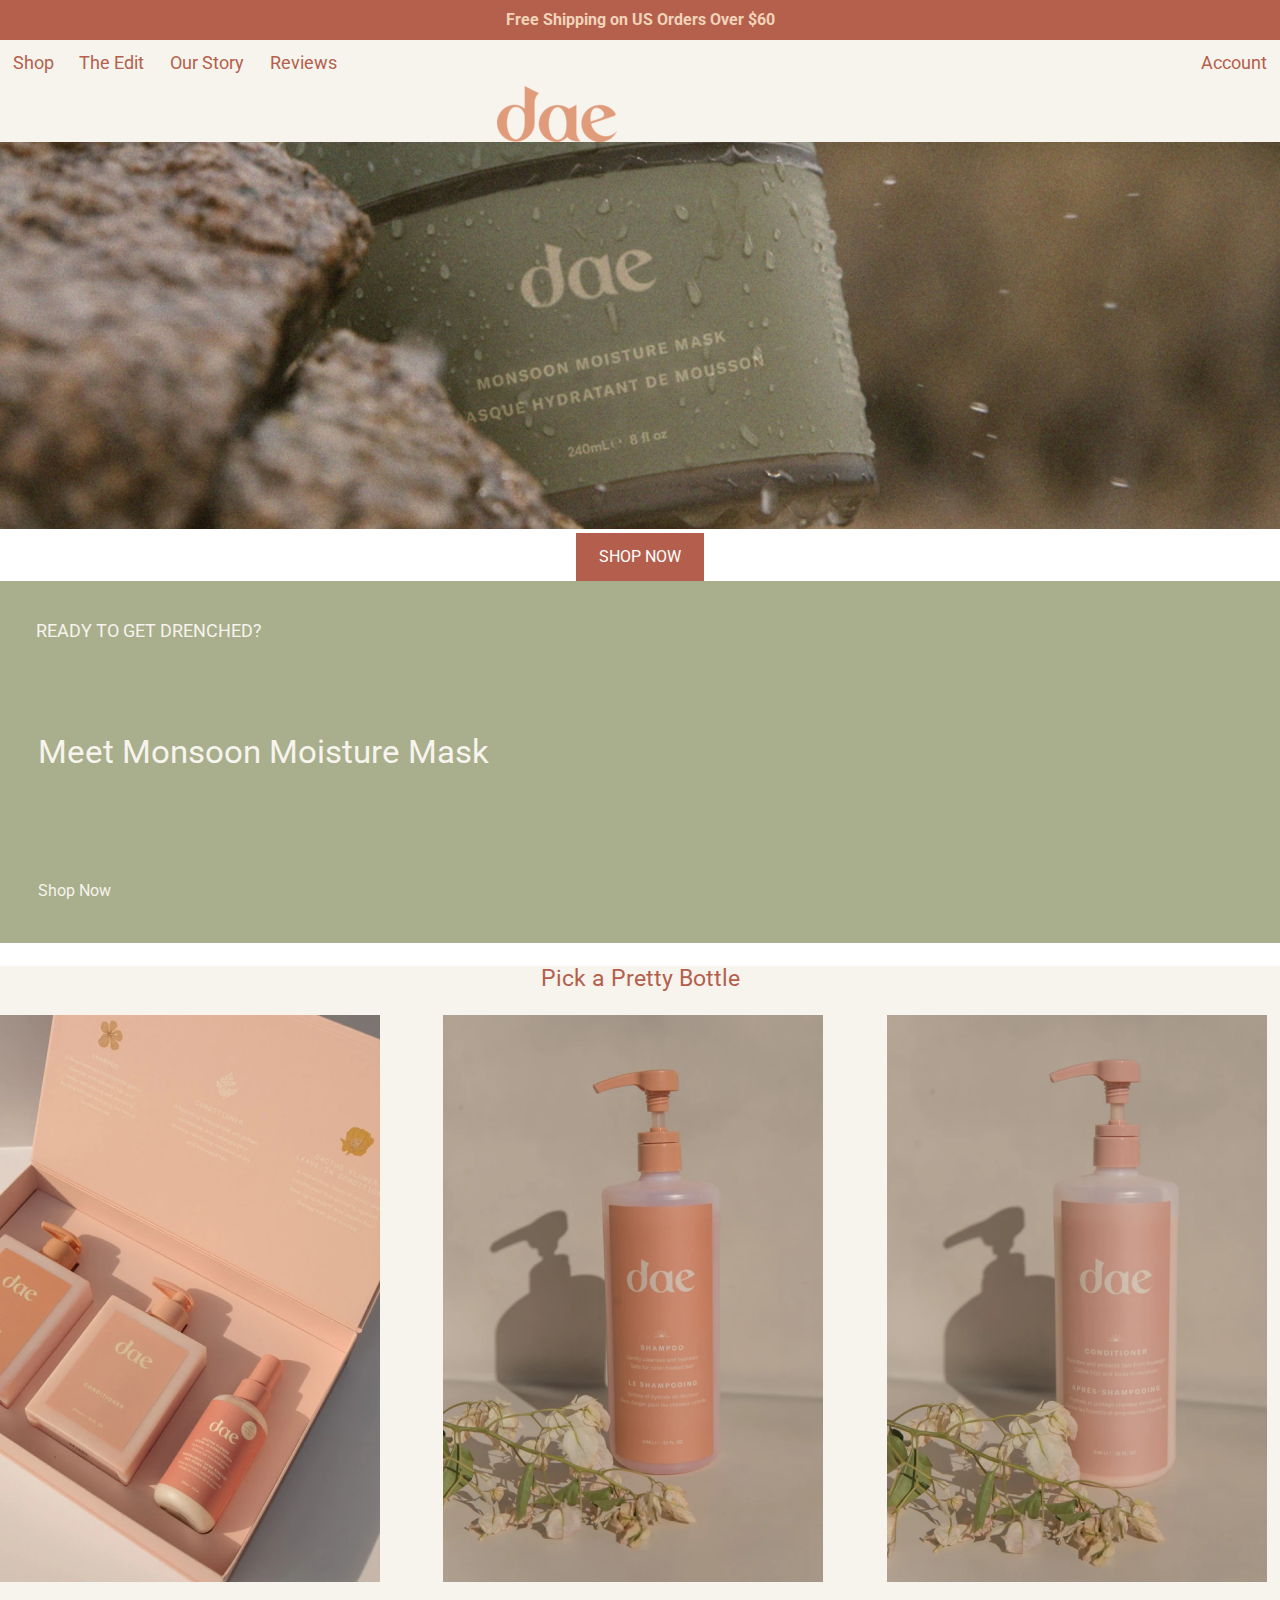
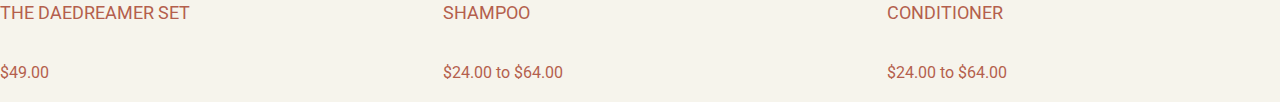
<file: homework/2parth homework/index.html>
<!DOCTYPE html>
<html lang="en">
  <head>
    <meta charset="UTF-8" />
    <meta name="viewport" content="width=device-width, initial-scale=1.0" />
    <link rel="preconnect" href="https://fonts.googleapis.com" />
    <link rel="preconnect" href="https://fonts.gstatic.com" crossorigin />
    <link
      href="https://fonts.googleapis.com/css2?family=Comfortaa:wght@300&family=Noto+Serif:wght@300&family=Raleway:wght@700&family=Roboto:wght@100&display=swap"
      rel="stylesheet"
    />
    <link
      rel="stylesheet"
      href="/homework/2parth homework/style/normalize.css"
    />
    <link rel="stylesheet" href="/homework/2parth homework/style/style.css" />
    <title>cosmetics</title>
  </head>
  <body>
    <div class="h1">
      <h1>Free Shipping on US Orders Over $60</h1>
    </div>
    <div class="conteiner">
      <header class="header">
        <nav class="nav">
          <a href="#" class="a">Shop</a>
          <a href="#" class="a">The Edit</a>
          <a href="#" class="a">Our Story</a>
          <a href="#" class="a">Reviews</a>
          <a href="#" class="account" class="a">Account </a>
            <div class="logo">
                <img src="/homework/2parth homework/image/Rectangle.png" alt="logo"
          /></a></div>
        </nav>
      </header>
      <main class="=main">
        <section class="section1">
            <img
                class="backgroundcosmetic"
                src="/homework/2parth homework/image/main.png"
                alt="background image"
            />
            <div class="button">SHOP NOW</div>
        </section>
        <!-- Тут какой-то отступ в вебе, но никакких паддингов нет, я не поняла как убрать -->
        <section class="section2">
          <div>
            <h2 class="h2">READY TO GET DRENCHED?</h2>
            <p class="p1">Meet Monsoon Moisture Mask</p>
            <p class="p2">Shop Now</p>
          </div>
        </section>
        <section class="section3">
          <h3 class="pick_bottle">Pick a Pretty Bottle</h3>
          <div class="content_menu">
            <div class="product">
              <img src="/homework/2parth homework/image/box.png" alt="box" />
              <h3 class="h3">The Daedreamer Set</h3>
              <h4 class="h4">$49.00</h4>
            </div>
            <div class="product">
              <img
                src="/homework/2parth homework/image/bottle1.png"
                alt="shampoo"
              />
              <h3 class="h3">SHAMPOO</h3>
              <h4 class="h4">$24.00 to $64.00</h4>
            </div>
            <div class="product">
              <img
                src="/homework/2parth homework/image/conditioner.png"
                alt="conditioner"
              />
              <h3 class="h3">CONDITIONER</h3>
              <h4 class="h4">$24.00 to $64.00</h4>
            </div>
          </div>
        </section>
      </main>
      <footer></footer>
    </div>
  </body>
</html>
</file>
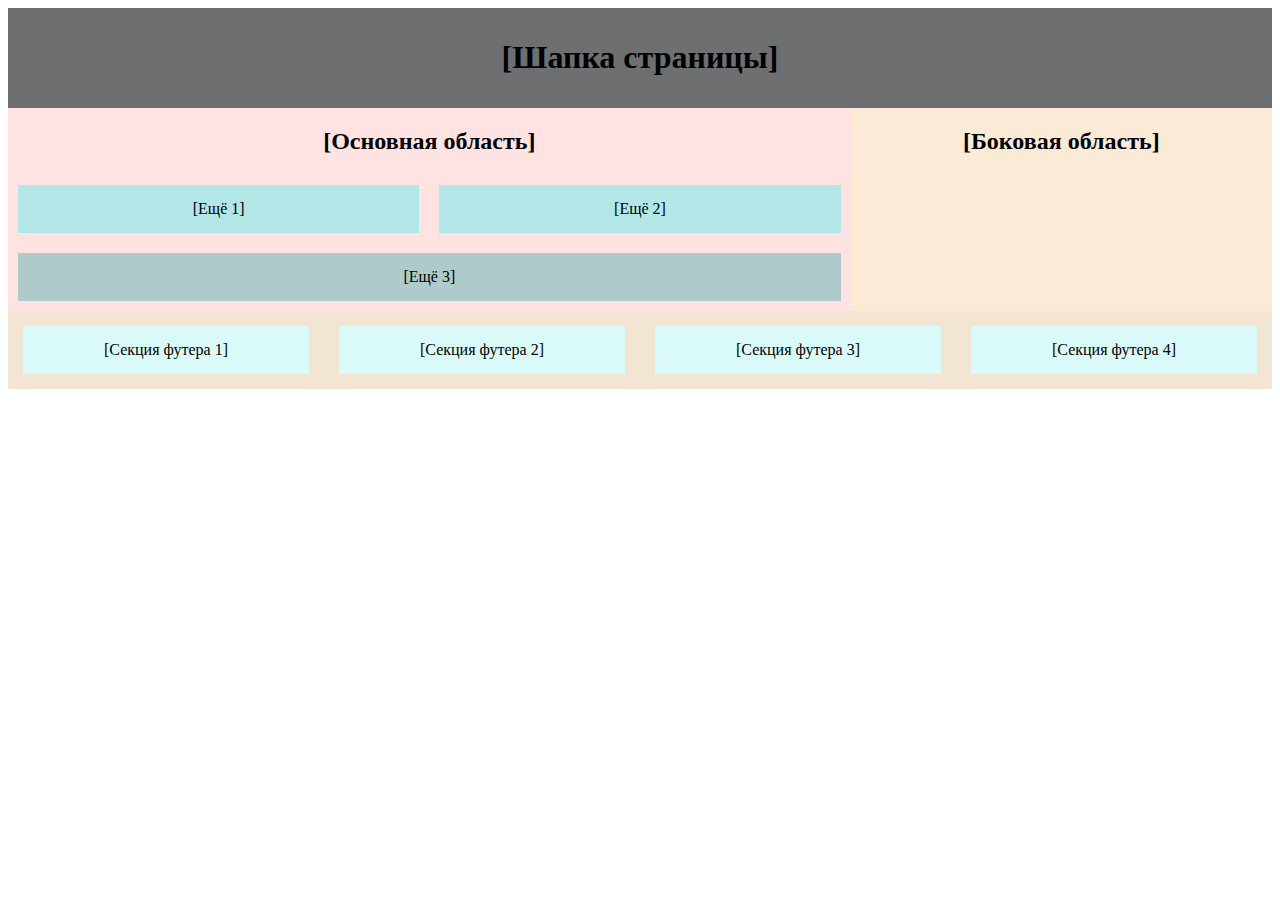
<file: homework/1parth - responsive/inddex.html>
<!DOCTYPE html>
<html lang="en">
  <head>
    <meta charset="UTF-8" />
    <meta name="viewport" content="width=device-width, initial-scale=1.0" />
    <title>Grids</title>
    <link href="./styles/style.css" rel="stylesheet" />
  </head>
  <body>
    <header class="header">
      <h1>[Шапка страницы]</h1>
    </header>
    <div class="container">
      <main class="main">
        <h2>[Основная область]</h2>
        <div class="main_inner">
          <div class="item1">[Ещё 1]</div>
          <div class="item1">[Ещё 2]</div>
        </div>
        <div class="item3">[Ещё 3]</div>
      </main>
      <aside class="aside">
        <h2>[Боковая область]</h2>
      </aside>
    </div>
    <footer class="footer">
      <div class="footer_item">[Секция футера 1]</div>
      <div class="footer_item">[Секция футера 2]</div>
      <div class="footer_item">[Секция футера 3]</div>
      <div class="footer_item">[Секция футера 4]</div>
    </footer>
  </body>
</html>
</file>
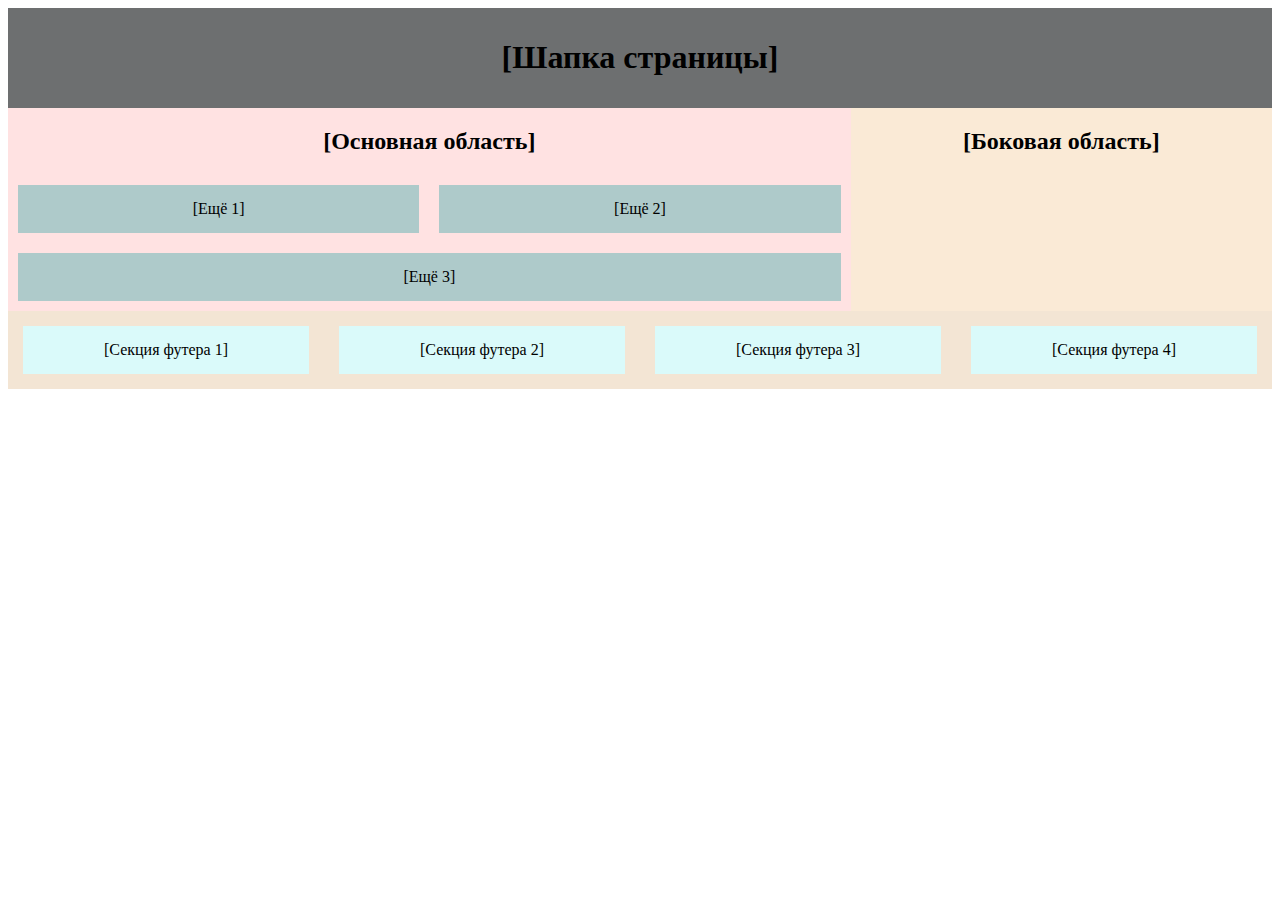
<file: homework/1parth — adaptive/inddex.html>
<!DOCTYPE html>
<html lang="en">
  <head>
    <meta charset="UTF-8" />
    <meta name="viewport" content="width=device-width, initial-scale=1.0" />
    <title>Grids</title>
    <link href="./styles/style.css" rel="stylesheet" />
  </head>
  <body class="body">
    <header class="header">
      <h1>[Шапка страницы]</h1>
    </header>
    <div class="container">
      <main class="main">
        <h2>[Основная область]</h2>
        <div class="main_inner">
          <div class="item1">[Ещё 1]</div>
          <div class="item1">[Ещё 2]</div>
        </div>
        <div class="item3">[Ещё 3]</div>
      </main>
      <aside class="aside">
        <h2>[Боковая область]</h2>
      </aside>
    </div>
    <footer class="footer">
      <div class="footer_item">[Секция футера 1]</div>
      <div class="footer_item">[Секция футера 2]</div>
      <div class="footer_item">[Секция футера 3]</div>
      <div class="footer_item">[Секция футера 4]</div>
    </footer>
  </body>
</html>
</file>
<file: homework/2parth homework/style/style.css>
@font-face {
  font-family: Roboto, sans-serif;
  src: url(https://fonts.googleapis.com/css2?family=Comfortaa:wght@300&family=Noto+Serif:wght@300&family=Raleway:wght@700&family=Roboto:wght@100&display=swap);
}

.h1 {
  display: grid;
  text-align: center;
  font-family: Roboto, sans-serif;
  font-size: 0.5em;
  font-style: normal;
  font-weight: normal;
  color: #f1d3b9;
  background-color: #b4604d;
}

.header {
  display: flex;
  background-color: #f6f4ec;
  align-content: center;
}

.logo {
  display: flex;
  padding-left: 27vw;
  padding-right: 40vw;
  justify-content: center;
  /*  чтобы лого не сьезжало при смене окна что нужно сделать? остальным элементам тоже флекс назначить? */
}

.main {
  display: grid;
  background-color: #a9ae8d;
}

.a {
  float: left;
  text-decoration: none;
  color: #b4604d;
  font-family: Roboto, sans-serif;
  font-size: 18px;
  font-style: normal;
  font-weight: 400;
  padding: 1vw;
}
.account {
  float: right;
  text-decoration: none;
  color: #b4604d;
  font-family: Roboto, sans-serif;
  font-size: 18px;
  font-style: normal;
  font-weight: 400;
  padding: 1vw;
}

.section {
  width: 100%;
  margin: 0;
}

/* не смогла кнопку поместить на картинку, пыталась сделать ее через background-image, но относительный путь не подошел для url */
.button {
  display: flex;
  width: 128px;
  height: 48px;
  flex-shrink: 0;
  font-family: Roboto, sans-serif;
  background-color: #b45f4d;
  color: #fff;
  text-align: center;
  justify-content: center;
  margin-left: 45vw;
  align-items: center;
}
.backgroundcosmetic {
  width: 100vw;
}

.section2 {
  margin: 0;
  width: 100vw;
  /* Сюда я хотела поставить height: 20vh; но тогда текст скроется, а он у меня какой-то огромный вышел */
  background-color: #a9ae8d;
}

.h2 {
  color: #f6f4ec;
  margin: 0;
  font-family: Roboto, sans-serif;
  font-size: 18px;
  font-style: normal;
  font-weight: 400;
  line-height: 28.8px; /* 160% */
  padding-left: 2vw;
  padding: 4vh;
}

.p1 {
  color: #f6f4ec;
  margin: 0;
  font-family: Roboto, sans-serif;
  font-size: 33px;
  font-style: normal;
  font-weight: 400;
  line-height: 64px;
  padding: 3vw;
}
.p2 {
  color: #f6f4ec;
  font-family: Roboto;
  font-size: 16px;
  font-style: normal;
  font-weight: 400;
  line-height: 27.2px;
  padding: 3vw;
  /* не поняла как выстроить правильно паддинги, чтобы было как в макете, пока всё корявое какое-то */
}

.content {
  margin: 0;
  background-color: #f6f4ec;
}

.pick_bottle {
  text-align: center;
  color: #b45f4d;
  font-family: Roboto, sans-serif;
  font-size: 23px;
  font-style: normal;
  font-weight: 400;
}

.section3 {
  background-color: #f6f4ec;
}

.content_menu {
  display: grid;
  grid-template-columns: 1fr 1fr 1fr;
  gap: 50px;
}

.h3 {
  color: #b45f4d;
  font-family: Roboto;
  font-size: 18px;
  font-style: normal;
  font-weight: 400;
  line-height: 25.2px;
  text-transform: uppercase;
}

.h4 {
  color: #b45f4d;
  text-align: left;
  font-family: Roboto;
  font-size: 16px;
  font-style: normal;
  font-weight: 400;
  line-height: 16px;
}
.product {
  display: grid;
  width: 100%;
}
/* я не смогла сделать адаптивную верстку, так как картинки у меня если вставали в колонку, то все сразу код был такой: homework\2parth homework\text */
</file>
<file: homework/1parth - responsive/styles/style.css>
.header {
  text-align: center;
  background-color: rgb(109, 111, 112);
  padding: 10px 0 10px 0;
}

.container {
  display: grid;
  grid-template-columns: 2fr 1fr;
}

.main {
  text-align: center;
  background-color: #ffe2e2;
}

.main_inner {
  display: grid;
  grid-template-columns: 1fr 1fr;
}

.item1 {
  background-color: rgb(179, 231, 231);
  padding: 15px;
  margin: 10px;
}

.item3 {
  background-color: rgb(174, 202, 202);
  padding: 15px;
  margin: 10px;
}

.aside {
  background-color: rgb(250, 234, 214);
  text-align: center;
}

.footer {
  display: grid;
  grid-template-columns: 1fr 1fr 1fr 1fr;
  background-color: rgb(243, 229, 212);
}

.footer_item {
  background-color: rgb(218, 250, 250);
  text-align: center;
  margin: 15px;
  padding: 15px;
}
</file>
<file: homework/1parth — adaptive/styles/style.css>
.header {
  text-align: center;
  background-color: rgb(109, 111, 112);
  padding: 10px 0 10px 0;
}

.main {
  text-align: center;
  background-color: #ffe2e2;
}

.main_inner {
  display: grid;
  grid-template-columns: 1fr 1fr;
}

.item1 {
  background-color: rgb(174, 202, 202);
  padding: 15px;
  margin: 10px;
}

.item3 {
  background-color: rgb(174, 202, 202);
  padding: 15px;
  margin: 10px;
}

.aside {
  background-color: rgb(250, 234, 214);
  text-align: center;
}

.footer {
  display: grid;
  grid-template-columns: 1fr 1fr 1fr 1fr;
  background-color: rgb(243, 229, 212);
}

.footer_item {
  background-color: rgb(218, 250, 250);
  text-align: center;
  margin: 15px;
  padding: 15px;
}

@media screen and (min-width: 1024px) {
  .footer {
    display: grid;
    grid-template-columns: 1fr 1fr 1fr 1fr;
    background-color: rgb(243, 229, 212);
  }
  .container {
    display: grid;
    grid-template-columns: 2fr 1fr;
  }
}

@media screen and (max-width: 1023px) {
  .footer {
    display: none;
  }
  .main {
    height: 30vh;
  }
  .aside {
    height: 30vh;
  }
}

@media screen and (min-width: 768px) {
}

@media screen and (max-width: 767px) {
  .main_inner {
    display: flex;
    flex-direction: column;
  }
}
</file>
